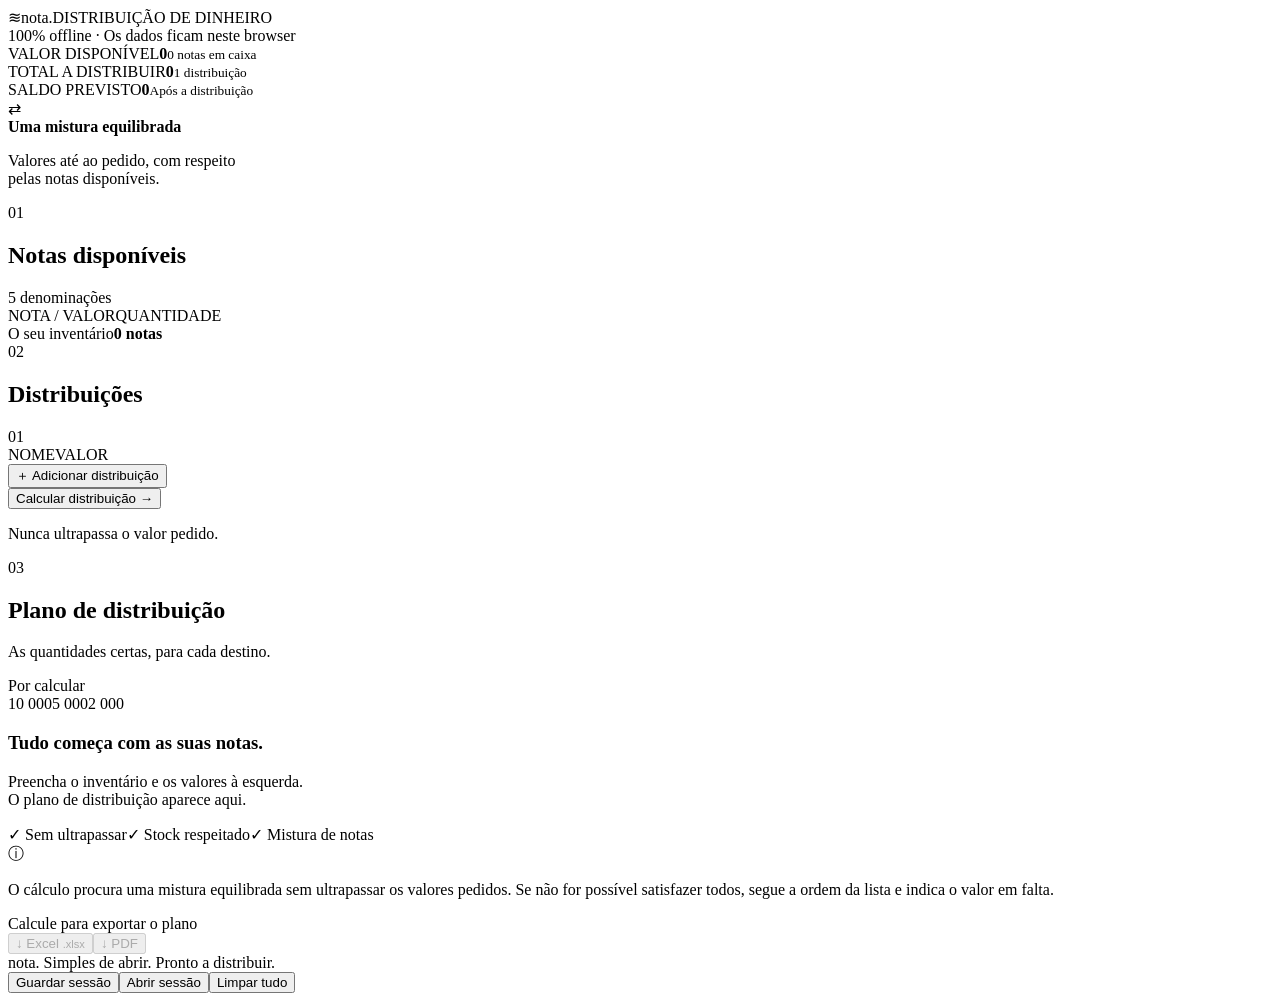
<file: tmp/money-partial/index.html>
<!doctype html>
<html lang="pt-PT"><head><meta charset="utf-8"><meta name="viewport" content="width=device-width, initial-scale=1"><meta name="theme-color" content="#123e35"><title>Nota • Distribuidor de dinheiro</title><style>/* STYLE */</style></head>
<body><header class="topbar"><div class="brand"><span class="brand-icon">≋</span><span>nota<span class="brand-dot">.</span></span><span class="brand-caption">DISTRIBUIÇÃO DE DINHEIRO</span></div><div class="offline"><i></i> 100% offline <span>·</span> Os dados ficam neste browser</div></header>
<main>
<section class="metrics"><div><span class="metric-label">VALOR DISPONÍVEL</span><strong id="available">0</strong><small id="stockCount">0 notas em caixa</small></div><div><span class="metric-label">TOTAL A DISTRIBUIR</span><strong id="requested">0</strong><small id="distCount">1 distribuição</small></div><div><span class="metric-label">SALDO PREVISTO</span><strong id="balance">0</strong><small id="balanceHint">Após a distribuição</small></div><div class="metric-mode"><span class="mode-icon">⇄</span><div><b>Uma mistura equilibrada</b><p>Valores até ao pedido, com respeito<br>pelas notas disponíveis.</p></div></div></section>
<div class="workspace"><aside class="inputs"><section class="panel stock-panel"><div class="section-head"><div><span class="step">01</span><h2>Notas disponíveis</h2></div><span class="pill">5 denominações</span></div><div class="stock-labels"><span>NOTA / VALOR</span><span>QUANTIDADE</span></div><div id="notes"></div><div class="stock-footer"><span>O seu inventário</span><b id="inventoryTotal">0 notas</b></div></section>
<section class="panel distributions-panel"><div class="section-head"><div><span class="step">02</span><h2>Distribuições</h2></div><span class="pill" id="rowCount">01</span></div><div class="dist-labels"><span>NOME</span><span>VALOR</span></div><div id="distributions"></div><button id="add" class="add">＋ Adicionar distribuição</button><div class="calculate-area"><button class="primary" id="calculate">Calcular distribuição <span>→</span></button><p>Nunca ultrapassa o valor pedido.</p></div></section></aside>
<section class="panel results"><div class="section-head result-head"><div><span class="step">03</span><div><h2>Plano de distribuição</h2><p class="section-sub">As quantidades certas, para cada destino.</p></div></div><span class="pill" id="resultStatus">Por calcular</span></div><div id="message" role="status" aria-live="polite"></div><div id="empty" class="empty"><div class="empty-art"><span>10 000</span><span>5 000</span><span>2 000</span></div><h3>Tudo começa com as suas notas.</h3><p>Preencha o inventário e os valores à esquerda.<br>O plano de distribuição aparece aqui.</p><div class="empty-tags"><span>✓ Sem ultrapassar</span><span>✓ Stock respeitado</span><span>✓ Mistura de notas</span></div></div><div id="resultBody" hidden><div class="table-wrap"><table id="resultTable"></table></div><div class="remainder"><div class="section-head"><h3>O que fica em caixa</h3><b id="remainingValue"></b></div><div id="remainingNotes"></div></div></div><div class="result-bottom"><div class="method"><span>ⓘ</span><p>O cálculo procura uma mistura equilibrada sem ultrapassar os valores pedidos. Se não for possível satisfazer todos, segue a ordem da lista e indica o valor em falta.</p></div><div class="export-bar"><span id="exportHint">Calcule para exportar o plano</span><div><button id="excel" disabled>↓ Excel <small>.xlsx</small></button><button id="pdf" disabled>↓ PDF</button></div></div></div></section></div>
<footer><span>nota. <span class="footer-light">Simples de abrir. Pronto a distribuir.</span></span><div><button id="backup">Guardar sessão</button><button id="restore">Abrir sessão</button><button id="reset">Limpar tudo</button><input id="importFile" type="file" accept=".json,application/json" hidden></div></footer></main><script>/* ZIP */</script><script>/* PDF */</script><script>/* ASSETS */</script><script>/* SOLVER */</script><script>/* APP */</script></body></html>
</file>
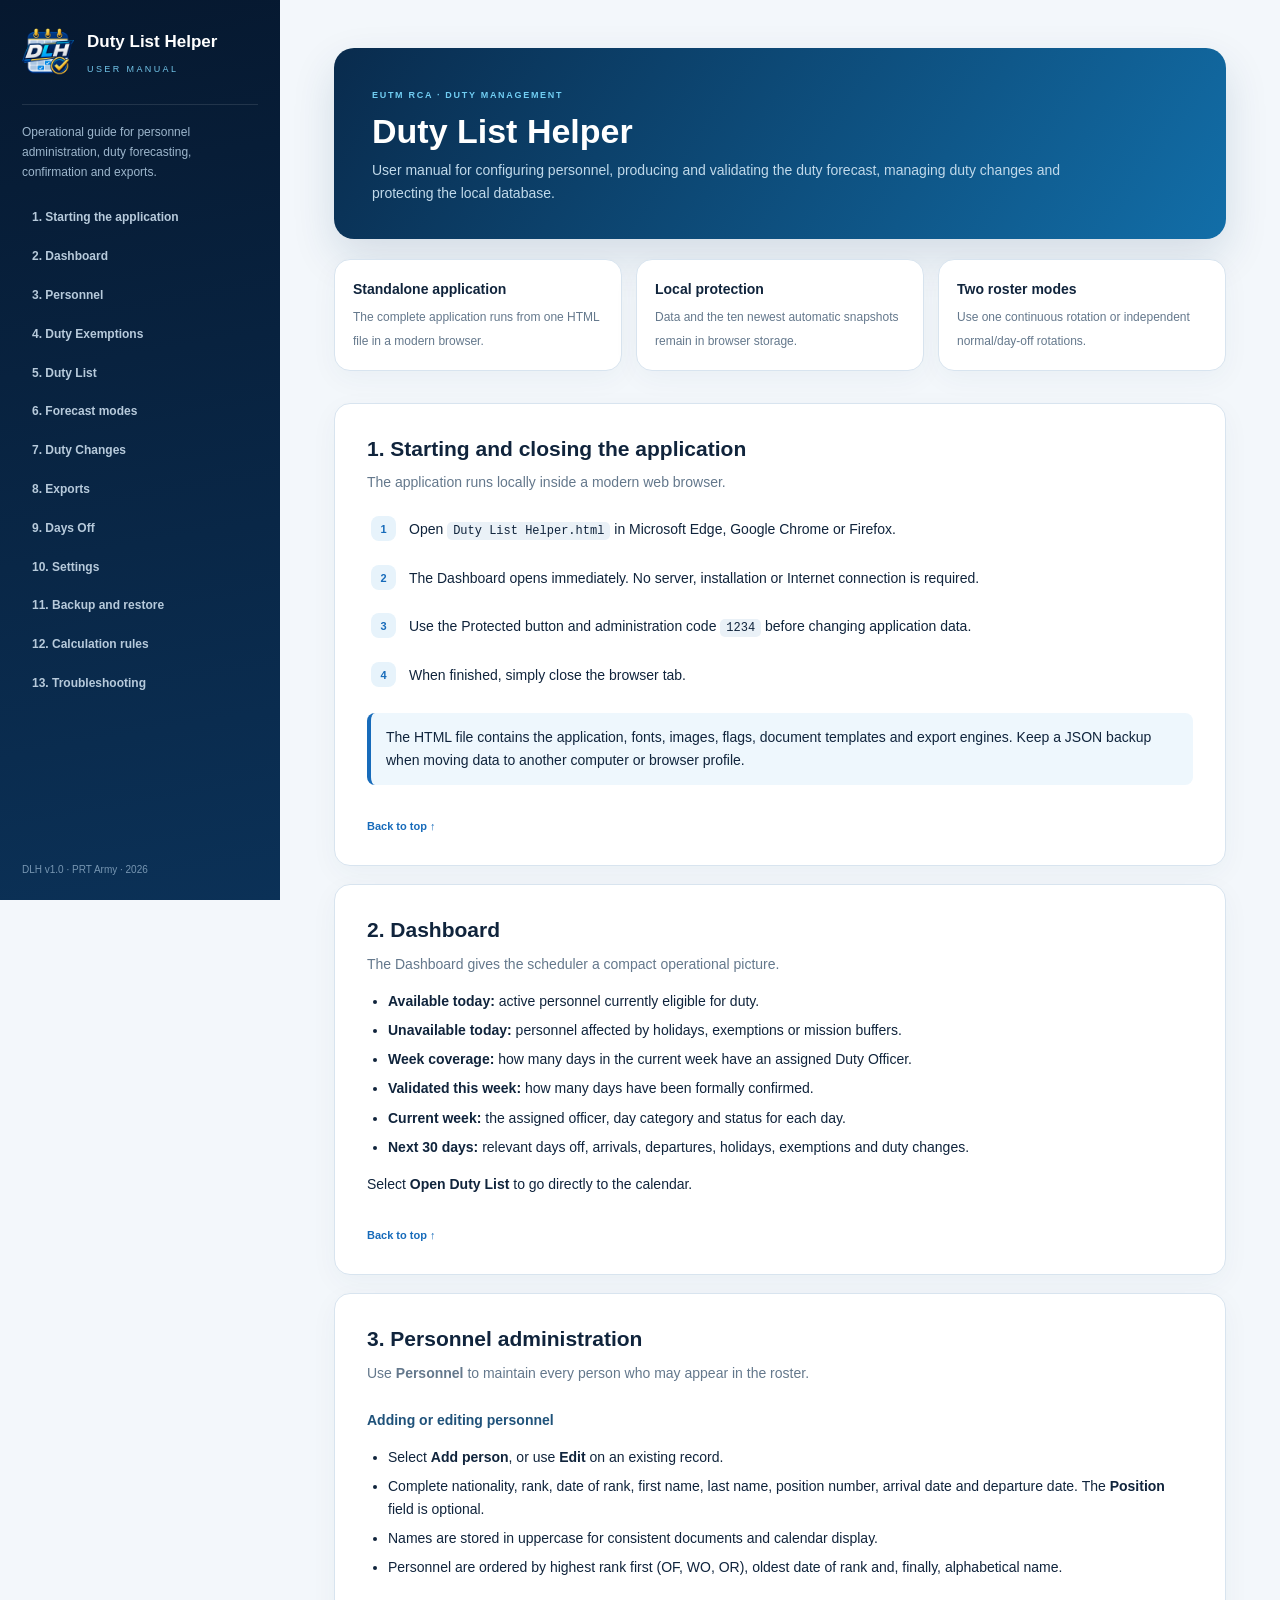
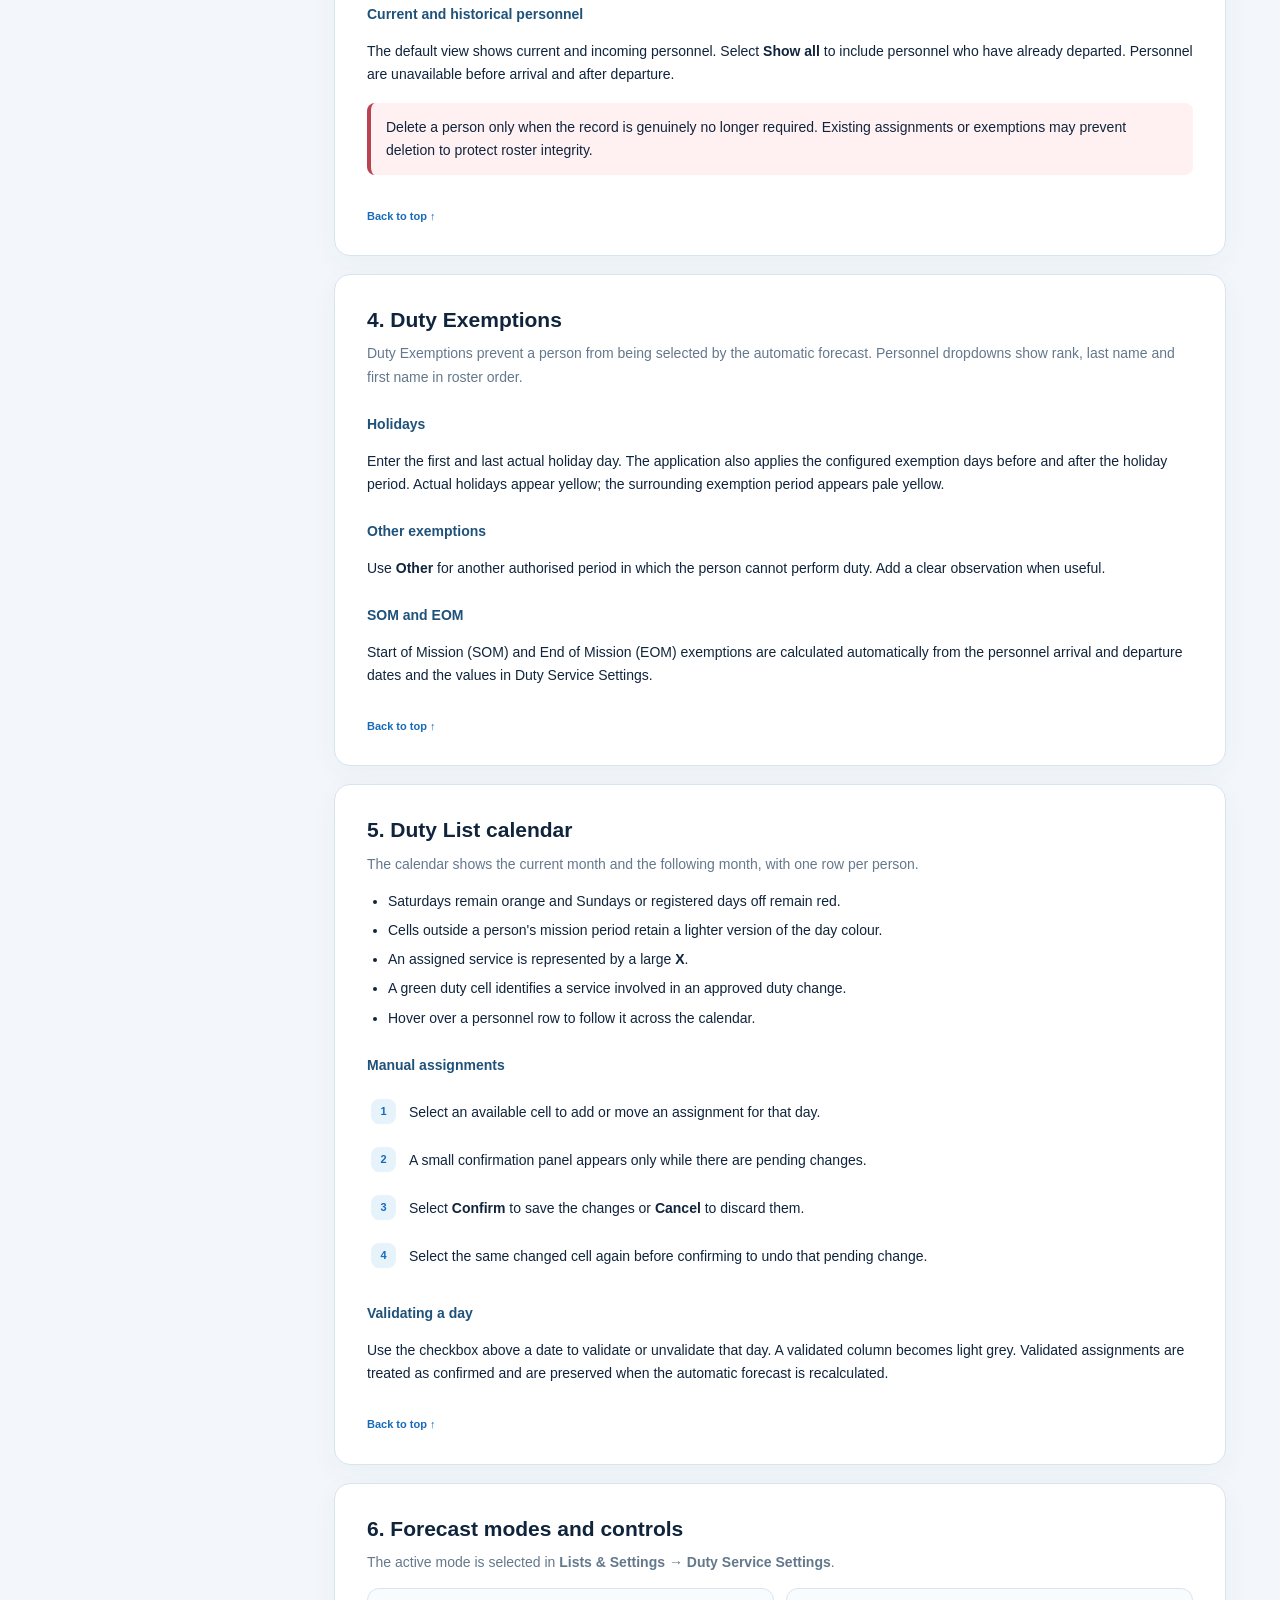
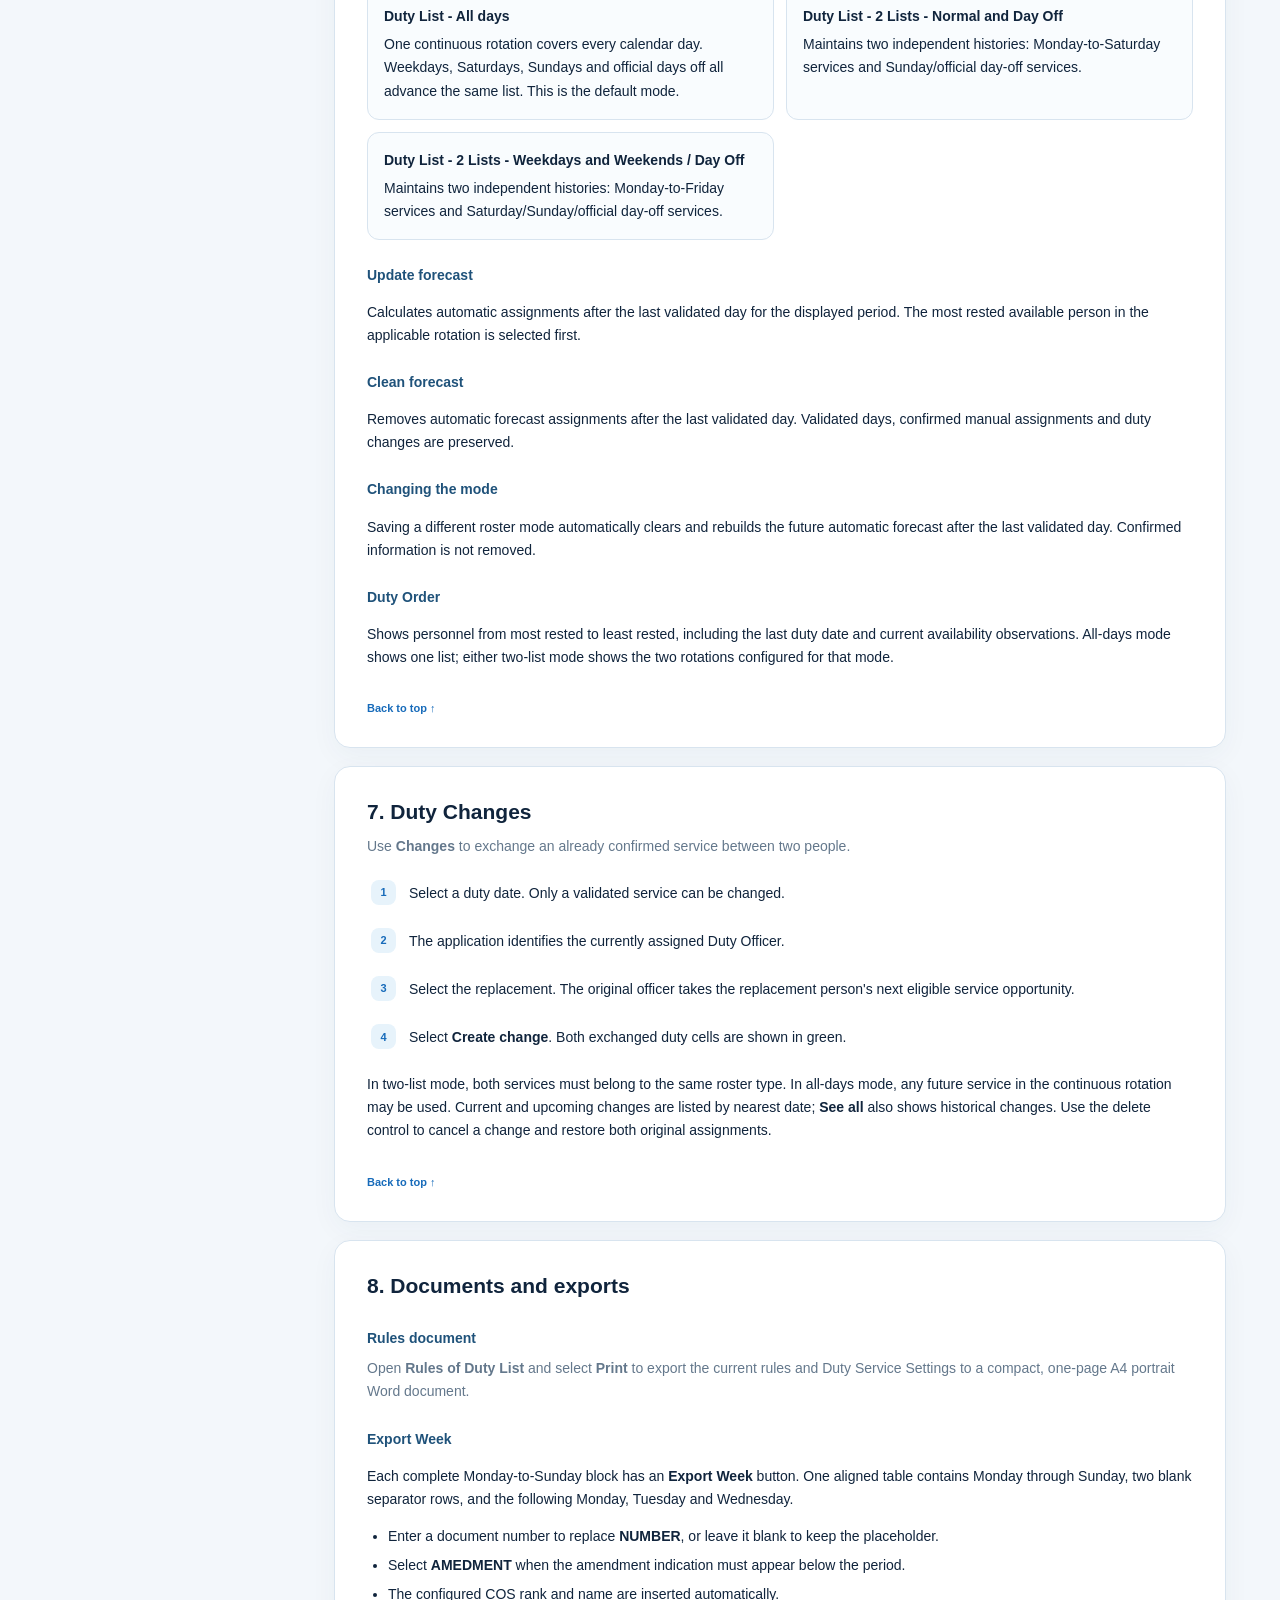
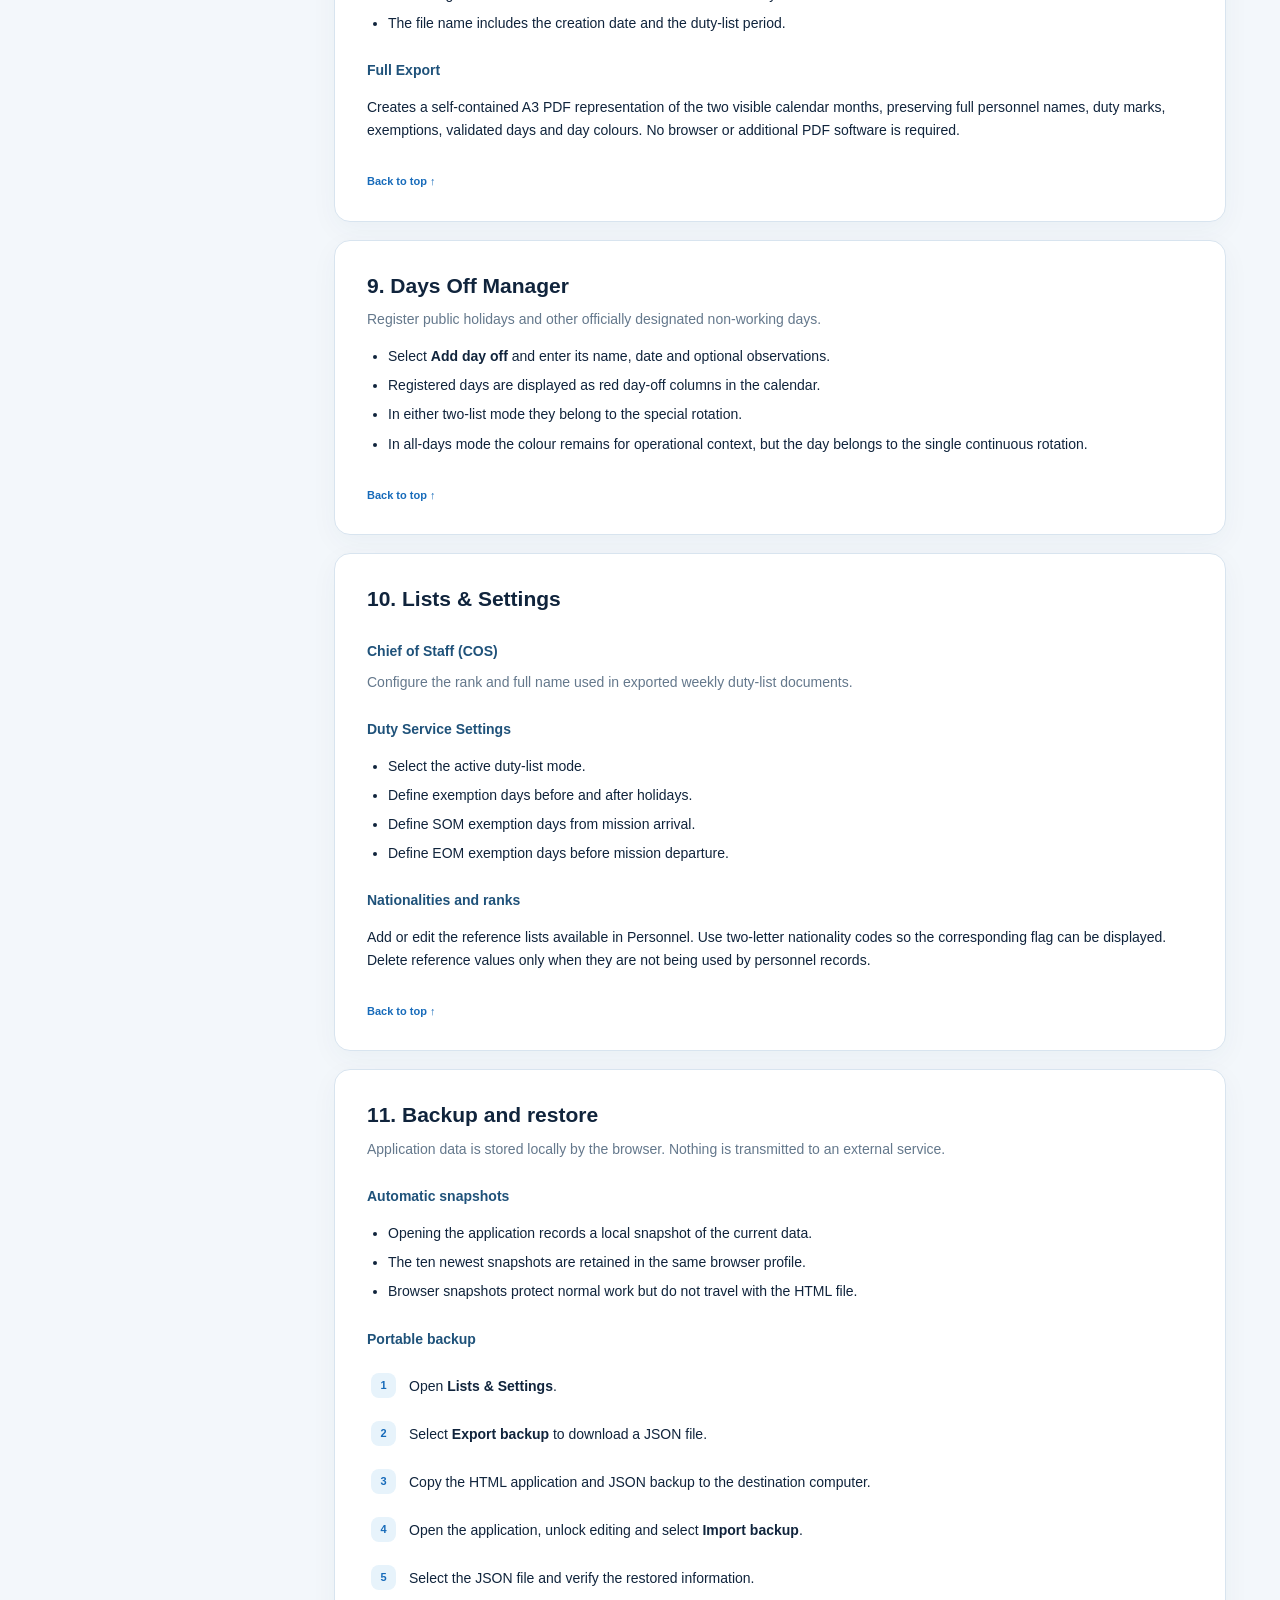
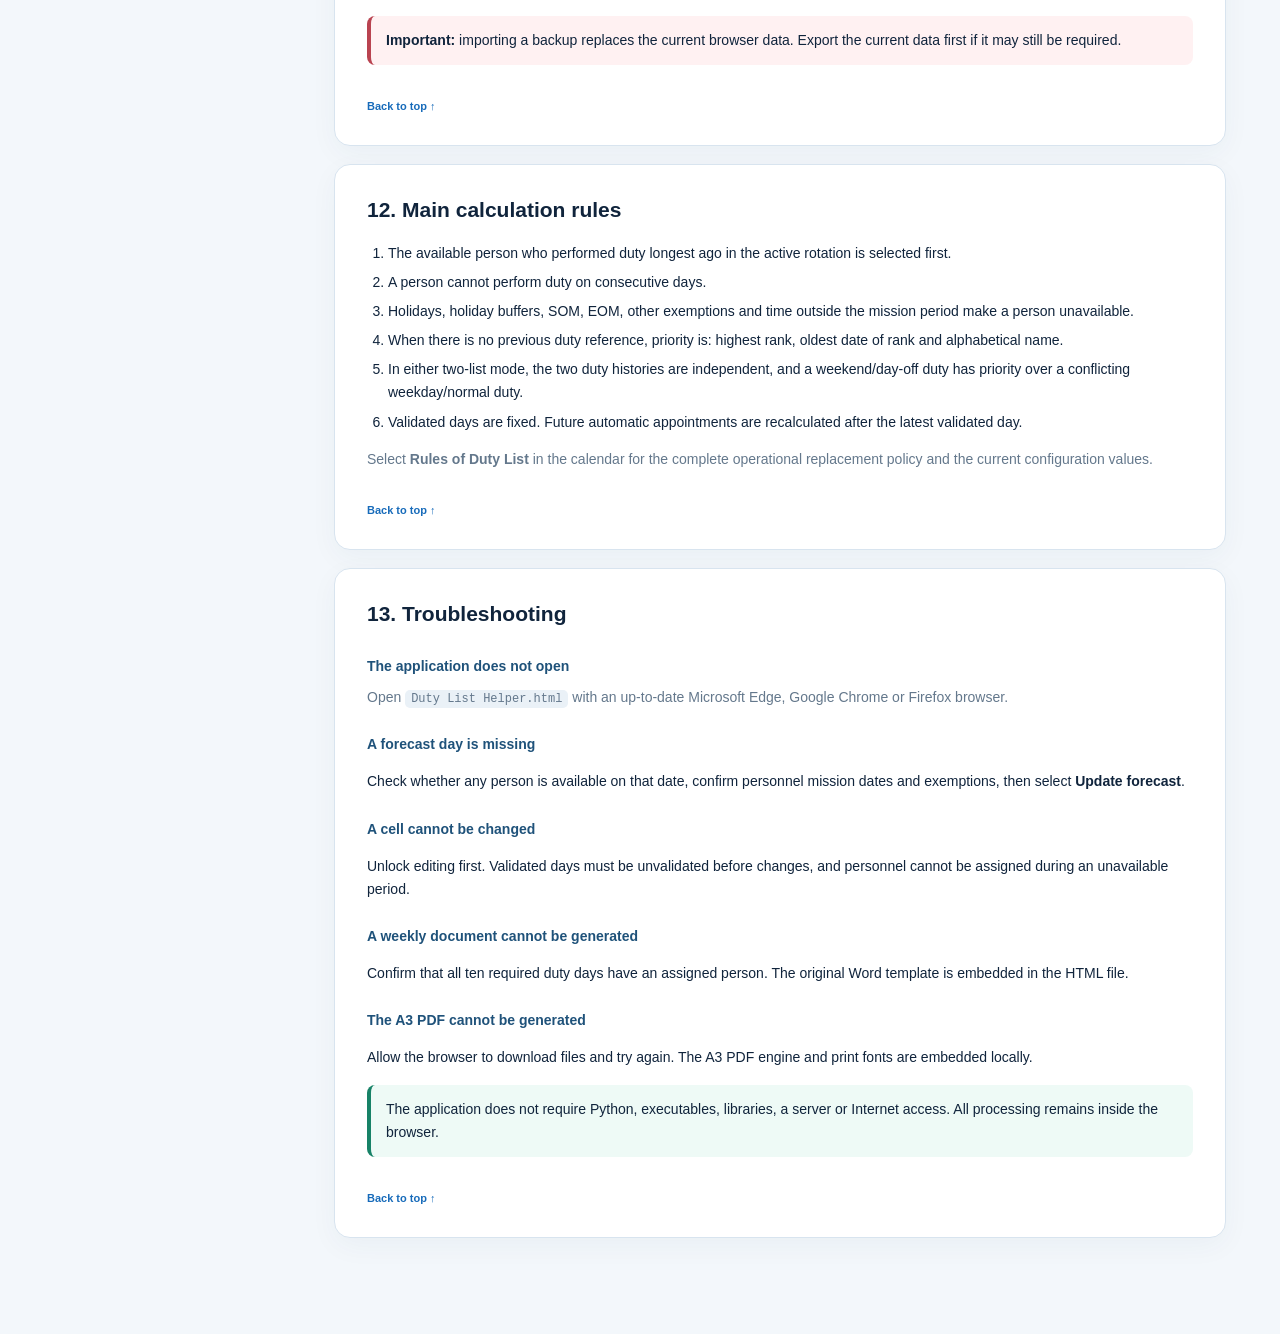
<file: src/manual.html>
<!doctype html>
<html lang="en">
<head>
  <meta charset="utf-8">
  <meta name="viewport" content="width=device-width,initial-scale=1">
  <title>Duty List Helper · User Manual</title>
  <link rel="icon" type="image/png" href="/assets/logo_dlh.png">
  <style>
    :root{--navy:#071b36;--blue:#176bba;--cyan:#42b4e5;--ice:#f3f7fb;--ink:#10243c;--muted:#64788c;--line:#d8e4ef;--green:#178267;--amber:#a76812;--red:#b94350}
    *{box-sizing:border-box}html{scroll-behavior:smooth}body{margin:0;background:var(--ice);color:var(--ink);font:14px/1.65 Inter,"Segoe UI",Arial,sans-serif}.layout{display:grid;grid-template-columns:280px minmax(0,1fr);min-height:100vh}.side{position:sticky;top:0;height:100vh;padding:28px 22px;background:linear-gradient(170deg,#06182f,#0b3157);color:#fff}.brand{display:flex;align-items:center;gap:13px;padding-bottom:24px;border-bottom:1px solid #ffffff1c}.brand img{width:52px;height:52px;object-fit:contain}.brand b{display:block;font-size:17px}.brand span{color:#72c5e9;font-size:9px;letter-spacing:2.4px}.side p{margin:18px 0;color:#9db6cc;font-size:12px}.side nav{display:grid;gap:3px}.side nav a{padding:8px 10px;border-radius:8px;color:#b7cadb;text-decoration:none;font-weight:650;font-size:12px}.side nav a:hover{background:#ffffff12;color:#fff}.side footer{position:absolute;left:22px;right:22px;bottom:22px;color:#7796b2;font-size:10px}.content{width:min(1040px,100%);margin:0 auto;padding:48px 54px 80px}.hero{padding:34px 38px;border-radius:20px;background:linear-gradient(125deg,#092b4d,#126ea8);color:#fff;box-shadow:0 18px 44px #123d6023}.eyebrow{font-size:9px;font-weight:800;letter-spacing:1.7px;color:#71cef3}.hero h1{margin:7px 0 8px;font-size:34px;line-height:1.15}.hero p{margin:0;max-width:700px;color:#c0d9ea}.quick{display:grid;grid-template-columns:repeat(3,1fr);gap:14px;margin:20px 0 32px}.quick article,.section{background:#fff;border:1px solid var(--line);border-radius:16px;box-shadow:0 8px 28px #163d5d0b}.quick article{padding:18px}.quick b{display:block;margin-bottom:4px}.quick span{color:var(--muted);font-size:12px}.section{padding:28px 32px;margin:18px 0;scroll-margin-top:18px}.section h2{margin:0 0 5px;font-size:21px}.section>p:first-of-type{margin-top:0;color:var(--muted)}h3{margin:24px 0 7px;font-size:14px;color:#1f527a}ol,ul{padding-left:21px}li{margin:6px 0}.note{margin:16px 0;padding:13px 15px;border-left:4px solid var(--blue);border-radius:8px;background:#eef7fd}.warning{border-color:var(--red);background:#fff1f2}.success{border-color:var(--green);background:#eefaf6}.mode-grid{display:grid;grid-template-columns:1fr 1fr;gap:12px}.mode-grid article{padding:16px;border:1px solid var(--line);border-radius:12px;background:#f9fcfe}.mode-grid b{display:block;margin-bottom:5px}.steps{counter-reset:item;list-style:none;padding:0}.steps li{position:relative;padding:10px 10px 10px 42px;margin:5px 0}.steps li:before{counter-increment:item;content:counter(item);position:absolute;left:4px;top:8px;width:25px;height:25px;border-radius:8px;display:grid;place-items:center;background:#e7f3fb;color:var(--blue);font-weight:800;font-size:11px}code{padding:2px 6px;border-radius:5px;background:#eaf1f7;font-family:Consolas,monospace;font-size:12px}.top{display:inline-block;margin-top:16px;color:var(--blue);text-decoration:none;font-size:11px;font-weight:700}@media(max-width:820px){.layout{display:block}.side{position:relative;height:auto}.side nav,.side footer{display:none}.content{padding:24px 16px 55px}.quick,.mode-grid{grid-template-columns:1fr}.hero{padding:27px}.section{padding:23px}}@media print{body{background:#fff}.layout{display:block}.side,.quick,.top{display:none}.content{width:auto;padding:0}.hero{box-shadow:none;border-radius:0;background:#fff;color:#000;border-bottom:2px solid #000}.hero p,.eyebrow{color:#333}.section{box-shadow:none;break-inside:avoid}}
  </style>
</head>
<body id="top">
<div class="layout">
  <aside class="side">
    <div class="brand"><img src="/assets/logo_dlh.png" alt="DLH"><div><b>Duty List Helper</b><span>USER MANUAL</span></div></div>
    <p>Operational guide for personnel administration, duty forecasting, confirmation and exports.</p>
    <nav>
      <a href="#start">1. Starting the application</a><a href="#dashboard">2. Dashboard</a><a href="#personnel">3. Personnel</a><a href="#exemptions">4. Duty Exemptions</a><a href="#calendar">5. Duty List</a><a href="#forecast">6. Forecast modes</a><a href="#changes">7. Duty Changes</a><a href="#exports">8. Exports</a><a href="#daysoff">9. Days Off</a><a href="#settings">10. Settings</a><a href="#backup">11. Backup and restore</a><a href="#rules">12. Calculation rules</a><a href="#troubleshooting">13. Troubleshooting</a>
    </nav>
    <footer>DLH v1.0 · PRT Army · 2026</footer>
  </aside>
  <main class="content">
    <header class="hero"><span class="eyebrow">EUTM RCA · DUTY MANAGEMENT</span><h1>Duty List Helper</h1><p>User manual for configuring personnel, producing and validating the duty forecast, managing duty changes and protecting the local database.</p></header>
    <div class="quick"><article><b>Standalone application</b><span>The complete application runs from one HTML file in a modern browser.</span></article><article><b>Local protection</b><span>Data and the ten newest automatic snapshots remain in browser storage.</span></article><article><b>Two roster modes</b><span>Use one continuous rotation or independent normal/day-off rotations.</span></article></div>

    <section class="section" id="start"><h2>1. Starting and closing the application</h2><p>The application runs locally inside a modern web browser.</p><ol class="steps"><li>Open <code>Duty List Helper.html</code> in Microsoft Edge, Google Chrome or Firefox.</li><li>The Dashboard opens immediately. No server, installation or Internet connection is required.</li><li>Use the Protected button and administration code <code>1234</code> before changing application data.</li><li>When finished, simply close the browser tab.</li></ol><div class="note">The HTML file contains the application, fonts, images, flags, document templates and export engines. Keep a JSON backup when moving data to another computer or browser profile.</div><a class="top" href="#top">Back to top ↑</a></section>

    <section class="section" id="dashboard"><h2>2. Dashboard</h2><p>The Dashboard gives the scheduler a compact operational picture.</p><ul><li><b>Available today:</b> active personnel currently eligible for duty.</li><li><b>Unavailable today:</b> personnel affected by holidays, exemptions or mission buffers.</li><li><b>Week coverage:</b> how many days in the current week have an assigned Duty Officer.</li><li><b>Validated this week:</b> how many days have been formally confirmed.</li><li><b>Current week:</b> the assigned officer, day category and status for each day.</li><li><b>Next 30 days:</b> relevant days off, arrivals, departures, holidays, exemptions and duty changes.</li></ul><p>Select <b>Open Duty List</b> to go directly to the calendar.</p><a class="top" href="#top">Back to top ↑</a></section>

    <section class="section" id="personnel"><h2>3. Personnel administration</h2><p>Use <b>Personnel</b> to maintain every person who may appear in the roster.</p><h3>Adding or editing personnel</h3><ul><li>Select <b>Add person</b>, or use <b>Edit</b> on an existing record.</li><li>Complete nationality, rank, date of rank, first name, last name, position number, arrival date and departure date. The <b>Position</b> field is optional.</li><li>Names are stored in uppercase for consistent documents and calendar display.</li><li>Personnel are ordered by highest rank first (OF, WO, OR), oldest date of rank and, finally, alphabetical name.</li></ul><h3>Current and historical personnel</h3><p>The default view shows current and incoming personnel. Select <b>Show all</b> to include personnel who have already departed. Personnel are unavailable before arrival and after departure.</p><div class="warning note">Delete a person only when the record is genuinely no longer required. Existing assignments or exemptions may prevent deletion to protect roster integrity.</div><a class="top" href="#top">Back to top ↑</a></section>

    <section class="section" id="exemptions"><h2>4. Duty Exemptions</h2><p>Duty Exemptions prevent a person from being selected by the automatic forecast. Personnel dropdowns show rank, last name and first name in roster order.</p><h3>Holidays</h3><p>Enter the first and last actual holiday day. The application also applies the configured exemption days before and after the holiday period. Actual holidays appear yellow; the surrounding exemption period appears pale yellow.</p><h3>Other exemptions</h3><p>Use <b>Other</b> for another authorised period in which the person cannot perform duty. Add a clear observation when useful.</p><h3>SOM and EOM</h3><p>Start of Mission (SOM) and End of Mission (EOM) exemptions are calculated automatically from the personnel arrival and departure dates and the values in Duty Service Settings.</p><a class="top" href="#top">Back to top ↑</a></section>

    <section class="section" id="calendar"><h2>5. Duty List calendar</h2><p>The calendar shows the current month and the following month, with one row per person.</p><ul><li>Saturdays remain orange and Sundays or registered days off remain red.</li><li>Cells outside a person's mission period retain a lighter version of the day colour.</li><li>An assigned service is represented by a large <b>X</b>.</li><li>A green duty cell identifies a service involved in an approved duty change.</li><li>Hover over a personnel row to follow it across the calendar.</li></ul><h3>Manual assignments</h3><ol class="steps"><li>Select an available cell to add or move an assignment for that day.</li><li>A small confirmation panel appears only while there are pending changes.</li><li>Select <b>Confirm</b> to save the changes or <b>Cancel</b> to discard them.</li><li>Select the same changed cell again before confirming to undo that pending change.</li></ol><h3>Validating a day</h3><p>Use the checkbox above a date to validate or unvalidate that day. A validated column becomes light grey. Validated assignments are treated as confirmed and are preserved when the automatic forecast is recalculated.</p><a class="top" href="#top">Back to top ↑</a></section>

    <section class="section" id="forecast"><h2>6. Forecast modes and controls</h2><p>The active mode is selected in <b>Lists &amp; Settings → Duty Service Settings</b>.</p><div class="mode-grid"><article><b>Duty List - All days</b>One continuous rotation covers every calendar day. Weekdays, Saturdays, Sundays and official days off all advance the same list. This is the default mode.</article><article><b>Duty List - 2 Lists - Normal and Day Off</b>Maintains two independent histories: Monday-to-Saturday services and Sunday/official day-off services.</article><article><b>Duty List - 2 Lists - Weekdays and Weekends / Day Off</b>Maintains two independent histories: Monday-to-Friday services and Saturday/Sunday/official day-off services.</article></div><h3>Update forecast</h3><p>Calculates automatic assignments after the last validated day for the displayed period. The most rested available person in the applicable rotation is selected first.</p><h3>Clean forecast</h3><p>Removes automatic forecast assignments after the last validated day. Validated days, confirmed manual assignments and duty changes are preserved.</p><h3>Changing the mode</h3><p>Saving a different roster mode automatically clears and rebuilds the future automatic forecast after the last validated day. Confirmed information is not removed.</p><h3>Duty Order</h3><p>Shows personnel from most rested to least rested, including the last duty date and current availability observations. All-days mode shows one list; either two-list mode shows the two rotations configured for that mode.</p><a class="top" href="#top">Back to top ↑</a></section>

    <section class="section" id="changes"><h2>7. Duty Changes</h2><p>Use <b>Changes</b> to exchange an already confirmed service between two people.</p><ol class="steps"><li>Select a duty date. Only a validated service can be changed.</li><li>The application identifies the currently assigned Duty Officer.</li><li>Select the replacement. The original officer takes the replacement person's next eligible service opportunity.</li><li>Select <b>Create change</b>. Both exchanged duty cells are shown in green.</li></ol><p>In two-list mode, both services must belong to the same roster type. In all-days mode, any future service in the continuous rotation may be used. Current and upcoming changes are listed by nearest date; <b>See all</b> also shows historical changes. Use the delete control to cancel a change and restore both original assignments.</p><a class="top" href="#top">Back to top ↑</a></section>

    <section class="section" id="exports"><h2>8. Documents and exports</h2><h3>Rules document</h3><p>Open <b>Rules of Duty List</b> and select <b>Print</b> to export the current rules and Duty Service Settings to a compact, one-page A4 portrait Word document.</p><h3>Export Week</h3><p>Each complete Monday-to-Sunday block has an <b>Export Week</b> button. One aligned table contains Monday through Sunday, two blank separator rows, and the following Monday, Tuesday and Wednesday.</p><ul><li>Enter a document number to replace <b>NUMBER</b>, or leave it blank to keep the placeholder.</li><li>Select <b>AMEDMENT</b> when the amendment indication must appear below the period.</li><li>The configured COS rank and name are inserted automatically.</li><li>The file name includes the creation date and the duty-list period.</li></ul><h3>Full Export</h3><p>Creates a self-contained A3 PDF representation of the two visible calendar months, preserving full personnel names, duty marks, exemptions, validated days and day colours. No browser or additional PDF software is required.</p><a class="top" href="#top">Back to top ↑</a></section>

    <section class="section" id="daysoff"><h2>9. Days Off Manager</h2><p>Register public holidays and other officially designated non-working days.</p><ul><li>Select <b>Add day off</b> and enter its name, date and optional observations.</li><li>Registered days are displayed as red day-off columns in the calendar.</li><li>In either two-list mode they belong to the special rotation.</li><li>In all-days mode the colour remains for operational context, but the day belongs to the single continuous rotation.</li></ul><a class="top" href="#top">Back to top ↑</a></section>

    <section class="section" id="settings"><h2>10. Lists &amp; Settings</h2><h3>Chief of Staff (COS)</h3><p>Configure the rank and full name used in exported weekly duty-list documents.</p><h3>Duty Service Settings</h3><ul><li>Select the active duty-list mode.</li><li>Define exemption days before and after holidays.</li><li>Define SOM exemption days from mission arrival.</li><li>Define EOM exemption days before mission departure.</li></ul><h3>Nationalities and ranks</h3><p>Add or edit the reference lists available in Personnel. Use two-letter nationality codes so the corresponding flag can be displayed. Delete reference values only when they are not being used by personnel records.</p><a class="top" href="#top">Back to top ↑</a></section>

    <section class="section" id="backup"><h2>11. Backup and restore</h2><p>Application data is stored locally by the browser. Nothing is transmitted to an external service.</p><h3>Automatic snapshots</h3><ul><li>Opening the application records a local snapshot of the current data.</li><li>The ten newest snapshots are retained in the same browser profile.</li><li>Browser snapshots protect normal work but do not travel with the HTML file.</li></ul><h3>Portable backup</h3><ol class="steps"><li>Open <b>Lists &amp; Settings</b>.</li><li>Select <b>Export backup</b> to download a JSON file.</li><li>Copy the HTML application and JSON backup to the destination computer.</li><li>Open the application, unlock editing and select <b>Import backup</b>.</li><li>Select the JSON file and verify the restored information.</li></ol><div class="warning note"><b>Important:</b> importing a backup replaces the current browser data. Export the current data first if it may still be required.</div><a class="top" href="#top">Back to top ↑</a></section>

    <section class="section" id="rules"><h2>12. Main calculation rules</h2><ol><li>The available person who performed duty longest ago in the active rotation is selected first.</li><li>A person cannot perform duty on consecutive days.</li><li>Holidays, holiday buffers, SOM, EOM, other exemptions and time outside the mission period make a person unavailable.</li><li>When there is no previous duty reference, priority is: highest rank, oldest date of rank and alphabetical name.</li><li>In either two-list mode, the two duty histories are independent, and a weekend/day-off duty has priority over a conflicting weekday/normal duty.</li><li>Validated days are fixed. Future automatic appointments are recalculated after the latest validated day.</li></ol><p>Select <b>Rules of Duty List</b> in the calendar for the complete operational replacement policy and the current configuration values.</p><a class="top" href="#top">Back to top ↑</a></section>

    <section class="section" id="troubleshooting"><h2>13. Troubleshooting</h2><h3>The application does not open</h3><p>Open <code>Duty List Helper.html</code> with an up-to-date Microsoft Edge, Google Chrome or Firefox browser.</p><h3>A forecast day is missing</h3><p>Check whether any person is available on that date, confirm personnel mission dates and exemptions, then select <b>Update forecast</b>.</p><h3>A cell cannot be changed</h3><p>Unlock editing first. Validated days must be unvalidated before changes, and personnel cannot be assigned during an unavailable period.</p><h3>A weekly document cannot be generated</h3><p>Confirm that all ten required duty days have an assigned person. The original Word template is embedded in the HTML file.</p><h3>The A3 PDF cannot be generated</h3><p>Allow the browser to download files and try again. The A3 PDF engine and print fonts are embedded locally.</p><div class="success note">The application does not require Python, executables, libraries, a server or Internet access. All processing remains inside the browser.</div><a class="top" href="#top">Back to top ↑</a></section>
  </main>
</div>
</body>
</html>
</file>
